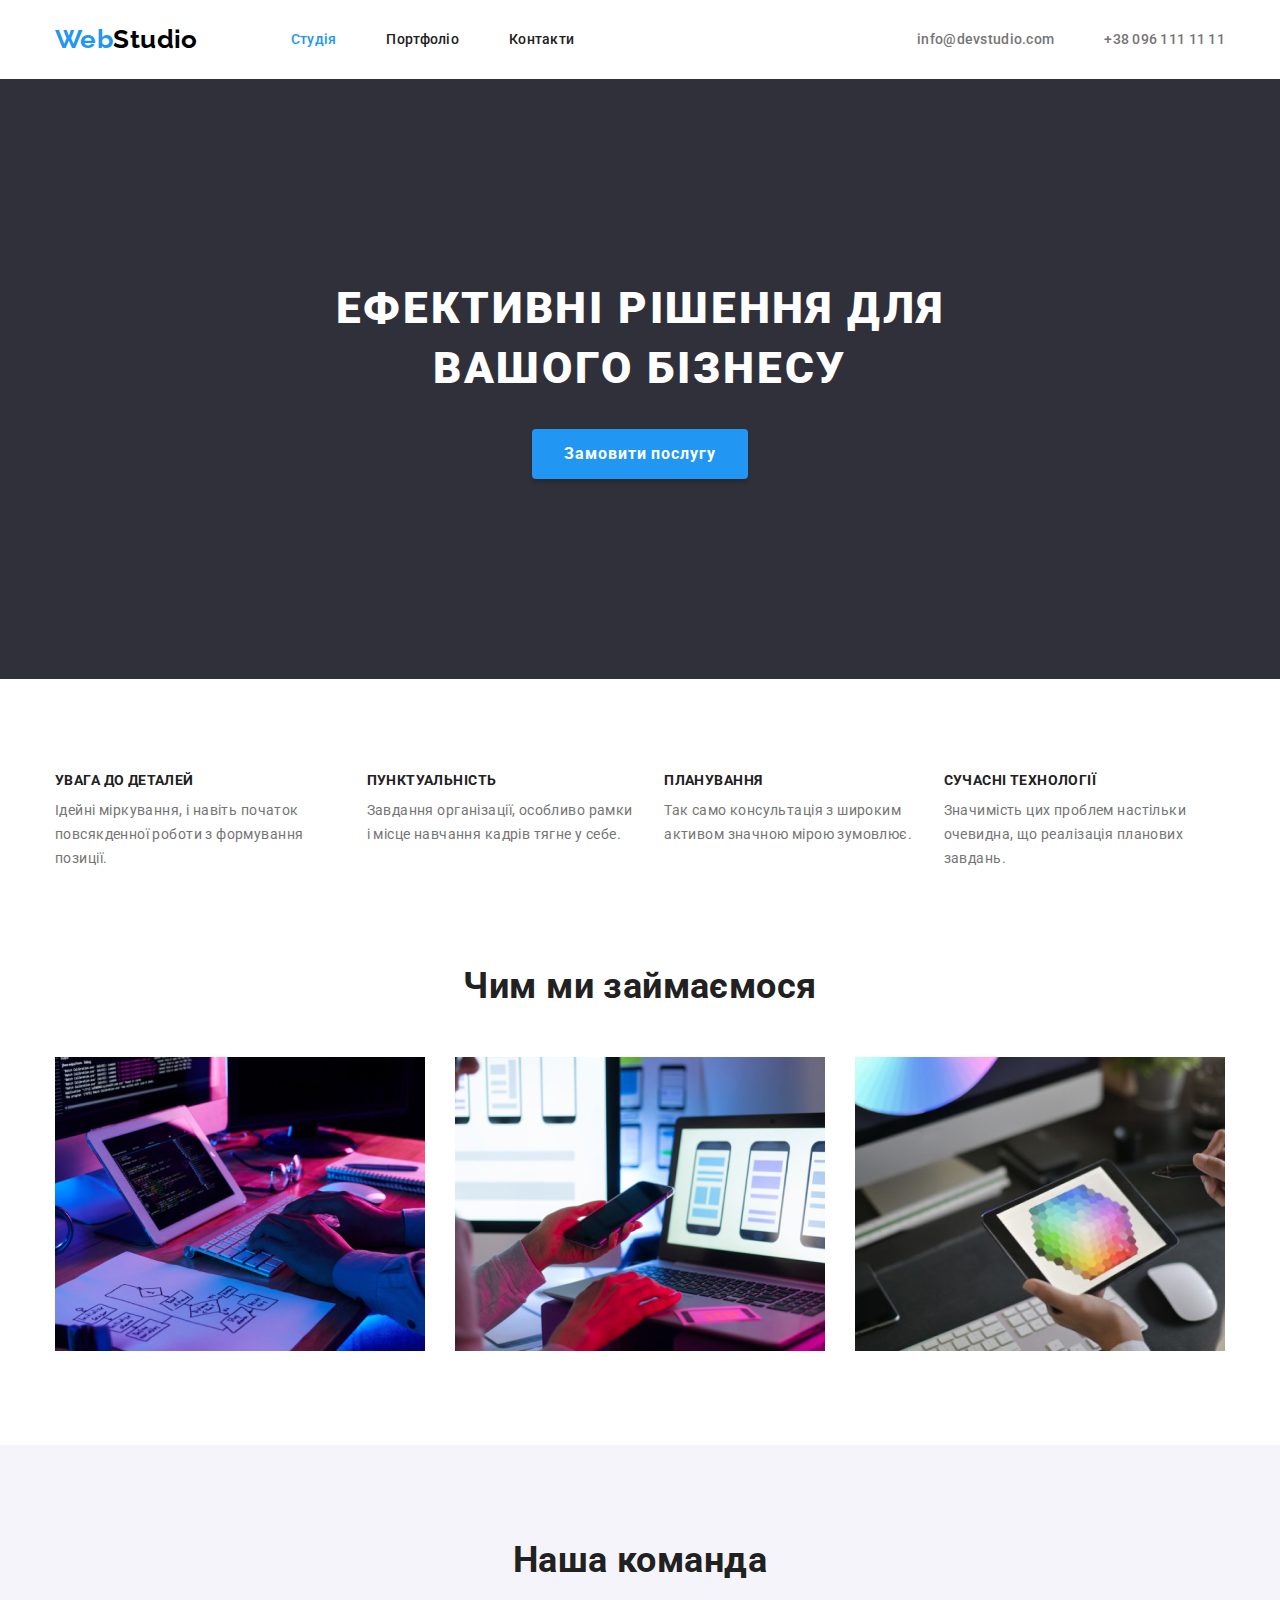
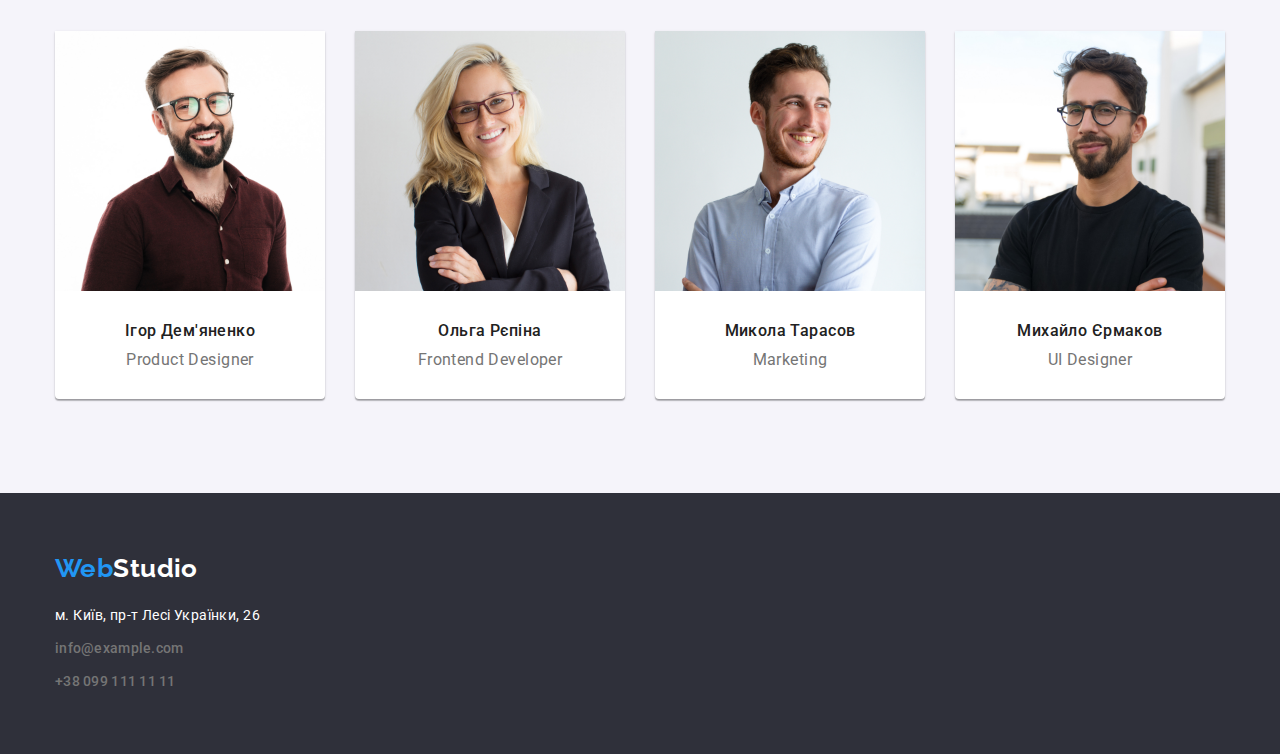
<file: index.html>
<!DOCTYPE html>
<html lang="en">
  <head>
    <meta charset="UTF-8" />
    <meta http-equiv="X-UA-Compatible" content="IE=edge" />
    <meta name="viewport" content="width=device-width, initial-scale=1.0" />
    <link rel="preconnect" href="https://fonts.googleapis.com" />
    <link rel="preconnect" href="https://fonts.gstatic.com" crossorigin />
    <link
      href="https://fonts.googleapis.com/css2?family=Raleway:wght@700&family=Roboto:wght@400;500;700;900&display=swap"
      rel="stylesheet"
    />
    <link
      rel="stylesheet"
      href="https://cdn.jsdelivr.net/npm/modern-normalize@1.1.0/modern-normalize.min.css"
    />
    <link rel="stylesheet" href="./styles/styles.css" />
    <title>Document</title>
  </head>
  <body>
    <header class="page-header">
      <div class="container page-header-container">
        <nav class="page-navigation">
          <a class="logo link" href="./index.html">Web<span class="logo-word">Studio</span></a>
          <ul class="menu">
            <li><a class="nav-link current" href="./index.html">Студія</a></li>
            <li><a class="nav-link" href="./portfolio.html">Портфоліо</a></li>
            <li><a class="nav-link" href="">Контакти</a></li>
          </ul>
        </nav>
        <ul class="contacts-page">
          <li><a class="contacts" href="mailto:info@devstudio.com">info@devstudio.com</a></li>
          <li><a class="contacts" href="tel:+380961111111">+38 096 111 11 11</a></li>
        </ul>
      </div>
    </header>

    <main>
      <section class="head-block">
        <div class="container">
          <h1 class="head-title">Ефективні рішення для вашого бізнесу</h1>
          <button class="head-button" type="button">
            <span class="button-title">Замовити послугу</span>
          </button>
        </div>
      </section>

      <section class="advantage">
        <div class="container">
          <h2 class="hide">Наші переваги</h2>
          <ul class="advantage-list">
            <li>
              <h3>Увага до деталей</h3>
              <p>Ідейні міркування, і навіть початок повсякденної роботи з формування позиції.</p>
            </li>
            <li>
              <h3>Пунктуальність</h3>
              <p>Завдання організації, особливо рамки і місце навчання кадрів тягне у себе.</p>
            </li>
            <li>
              <h3>Планування</h3>
              <p>Так само консультація з широким активом значною мірою зумовлює.</p>
            </li>
            <li>
              <h3>Сучасні технології</h3>
              <p>Значимість цих проблем настільки очевидна, що реалізація планових завдань.</p>
            </li>
          </ul>
        </div>
      </section>

      <section class="work">
        <div class="container">
          <h2 class="work-title">Чим ми займаємося</h2>
          <ul class="work-photo">
            <li>
              <img src="./images/work.jpg" alt="work-process" width="370" />
            </li>
            <li>
              <img src="./images/work1.jpg" alt="work-process" width="370" />
            </li>
            <li>
              <img src="./images/work2.jpg" alt="work-process" width="370" />
            </li>
          </ul>
        </div>
      </section>

      <section class="team">
        <div class="container">
          <h2 class="team-title">Наша команда</h2>
          <ul class="team-squad">
            <li class="team-member">
              <img src="./images/img.jpg" alt="employee" width="270" />
              <div class="member-name">
                <h3>Ігор Дем'яненко</h3>
                <p>Product Designer</p>
              </div>
            </li>
            <li class="team-member">
              <img src="./images/img(1).jpg" alt="employee" width="270" />
              <div class="member-name">
                <h3>Ольга Рєпіна</h3>
                <p>Frontend Developer</p>
              </div>
            </li>
            <li class="team-member">
              <img src="./images/img(2).jpg" alt="employee" width="270" />
              <div class="member-name">
                <h3>Микола Тарасов</h3>
                <p>Marketing</p>
              </div>
            </li>
            <li class="team-member">
              <img src="./images/img(3).jpg" alt="employee" width="270" />
              <div class="member-name">
                <h3>Михайло Єрмаков</h3>
                <p>UI Designer</p>
              </div>
            </li>
          </ul>
        </div>
      </section>
    </main>

    <footer class="footer">
      <div class="container">
        <a class="logo link footer-logo-link" href="./index.html"
          >Web<span class="logo-footer">Studio</span></a
        >
        <address>
          <ul class="footer-contacts">
            <li>
              <a
                class="location"
                href="https://goo.gl/maps/fuFaJHWRUZ9PZ27R8"
                target="_blank"
                rel="noopener nofollow"
                >м. Київ, пр-т Лесі Українки, 26</a
              >
            </li>
            <li class="footer-contacts">
              <a class="contacts" href="mailto:info@example.com">info@example.com</a>
            </li>
            <li class="footer-contacts">
              <a class="contacts" href="tel:+380991111111">+38 099 111 11 11</a>
            </li>
          </ul>
        </address>
      </div>
    </footer>
  </body>
</html>
</file>
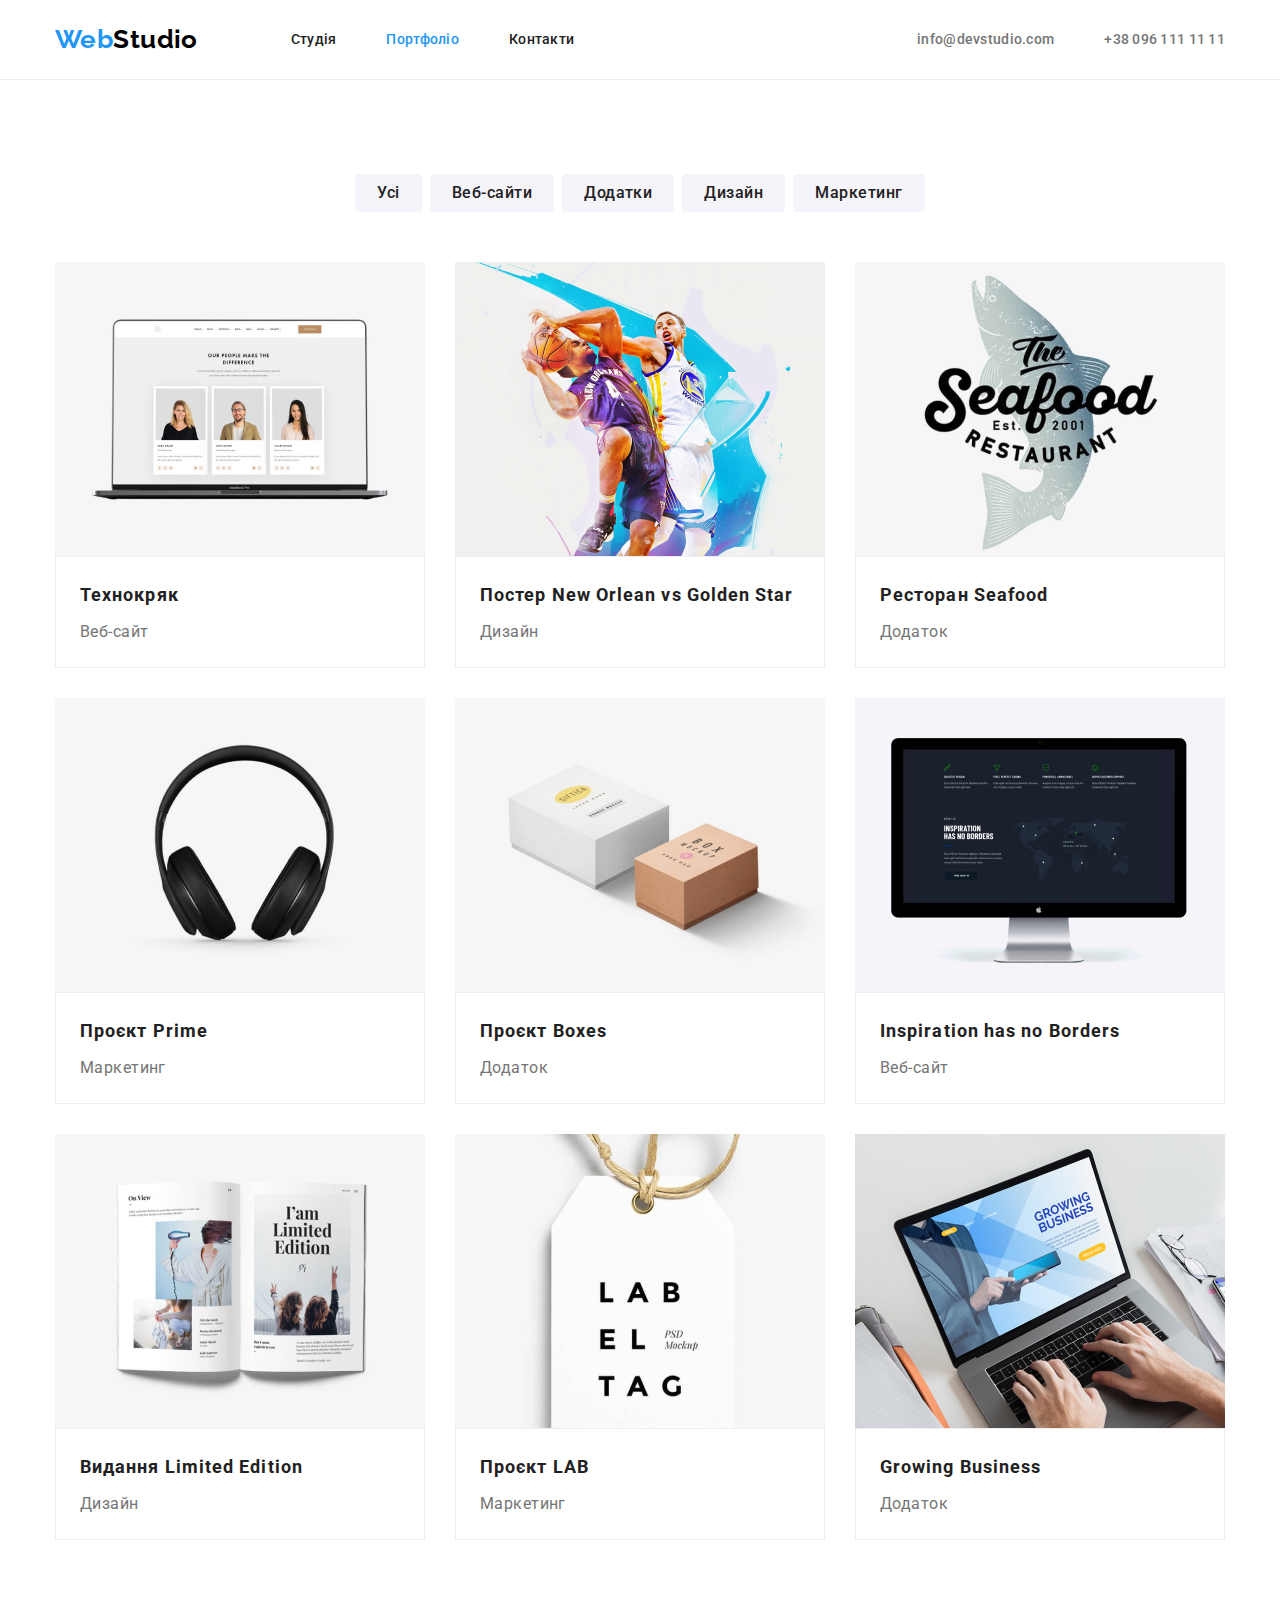
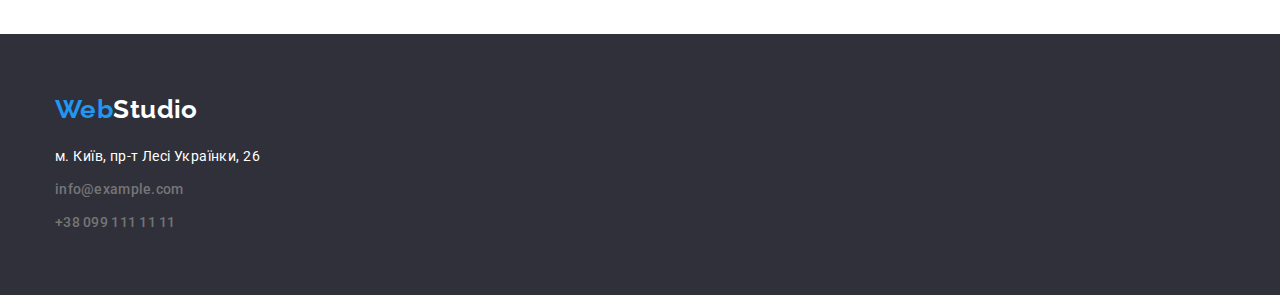
<file: portfolio.html>
<!DOCTYPE html>
<html lang="en">
  <head>
    <meta charset="UTF-8" />
    <meta http-equiv="X-UA-Compatible" content="IE=edge" />
    <meta name="viewport" content="width=device-width, initial-scale=1.0" />
    <link rel="preconnect" href="https://fonts.googleapis.com" />
    <link rel="preconnect" href="https://fonts.gstatic.com" crossorigin />
    <link
      href="https://fonts.googleapis.com/css2?family=Raleway:wght@700&family=Roboto:wght@400;500;700;900&display=swap"
      rel="stylesheet"
    />
    <link
      rel="stylesheet"
      href="https://cdn.jsdelivr.net/npm/modern-normalize@1.1.0/modern-normalize.min.css"
    />
    <link rel="stylesheet" href="./styles/styles.css" />
    <title>Document</title>
  </head>
  <body>
    <header class="page-header header-portfolio">
      <div class="container page-header-container">
        <nav class="page-navigation">
          <a class="logo link" href="./index.html">Web<span class="logo-word">Studio</span></a>
          <ul class="menu">
            <li><a class="nav-link" href="./index.html">Студія</a></li>
            <li><a class="nav-link current-portfolio" href="./portfolio.html">Портфоліо</a></li>
            <li><a class="nav-link" href="">Контакти</a></li>
          </ul>
        </nav>
        <ul class="contacts-page">
          <li><a class="contacts" href="mailto:info@devstudio.com">info@devstudio.com</a></li>
          <li><a class="contacts" href="tel:+380961111111">+38 096 111 11 11</a></li>
        </ul>
      </div>
    </header>

    <main>
      <section class="portfolio">
        <div class="container">
          <h1 class="portfolio-title">Портфоліо</h1>
          <ul class="buttons-list">
            <li><button type="button" class="portfolio-button">Усі</button></li>
            <li><button type="button" class="portfolio-button">Веб-сайти</button></li>
            <li><button type="button" class="portfolio-button">Додатки</button></li>
            <li><button type="button" class="portfolio-button">Дизайн</button></li>
            <li><button type="button" class="portfolio-button">Маркетинг</button></li>
          </ul>

          <ul class="portfolio-list">
            <li>
              <img src="./images/portfolio1.jpg" alt="projects" width="370" />
              <div class="portfolio-list-text">
                <h2>Технокряк</h2>
                <p>Веб-сайт</p>
              </div>
            </li>
            <li>
              <img src="./images/portfolio2.jpg" alt="projects" width="370" />
              <div class="portfolio-list-text">
                <h2>Постер New Orlean vs Golden Star</h2>
                <p>Дизайн</p>
              </div>
            </li>
            <li>
              <img src="./images/portfolio3.jpg" alt="projects" width="370" />
              <div class="portfolio-list-text">
                <h2>Ресторан Seafood</h2>
                <p>Додаток</p>
              </div>
            </li>
            <li>
              <img src="./images/portfolio4.jpg" alt="projects" width="370" />
              <div class="portfolio-list-text">
                <h2>Проєкт Prime</h2>
                <p>Маркетинг</p>
              </div>
            </li>
            <li>
              <img src="./images/portfolio5.jpg" alt="projects" width="370" />
              <div class="portfolio-list-text">
                <h2>Проєкт Boxes</h2>
                <p>Додаток</p>
              </div>
            </li>
            <li>
              <img src="./images/portfolio6.jpg" alt="projects" width="370" />
              <div class="portfolio-list-text">
                <h2>Inspiration has no Borders</h2>
                <p>Веб-сайт</p>
              </div>
            </li>
            <li>
              <img src="./images/portfolio7.jpg" alt="projects" width="370" />
              <div class="portfolio-list-text">
                <h2>Видання Limited Edition</h2>
                <p>Дизайн</p>
              </div>
            </li>
            <li>
              <img src="./images/portfolio8.jpg" alt="projects" width="370" />
              <div class="portfolio-list-text">
                <h2>Проєкт LAB</h2>
                <p>Маркетинг</p>
              </div>
            </li>
            <li>
              <img src="./images/portfolio9.jpg" alt="projects" width="370" />
              <div class="portfolio-list-text">
                <h2>Growing Business</h2>
                <p>Додаток</p>
              </div>
            </li>
          </ul>
        </div>
      </section>
    </main>

    <footer class="footer">
      <div class="container">
        <a class="logo link footer-logo-link" href="./index.html"
          >Web<span class="logo-footer">Studio</span></a
        >
        <address>
          <ul class="footer-contacts">
            <li>
              <a
                class="location"
                href="https://goo.gl/maps/fuFaJHWRUZ9PZ27R8"
                target="_blank"
                rel="noopener nofollow"
                >м. Київ, пр-т Лесі Українки, 26</a
              >
            </li>
            <li class="footer-contacts">
              <a class="contacts" href="mailto:info@example.com">info@example.com</a>
            </li>
            <li class="footer-contacts">
              <a class="contacts" href="tel:+380991111111">+38 099 111 11 11</a>
            </li>
          </ul>
        </address>
      </div>
    </footer>
  </body>
</html>
</file>
<file: styles/styles.css>
:root {
  --primary-text-color: #212121;
  --secondary-text-color: #757575;
  --white-font-color: #ffffff;
  --accent-color: #2196f3;
  --dark-background-color: #2f303a;
  --primary-background-color: #ffffff;
  --secondary-background-color: #f5f4fa;
}

body {
  font-family: 'Roboto', sans-serif;
  color: var(--primary-text-color);
  background-color: var(--primary-background-color);
  font-size: 14px;
  letter-spacing: 0.03em;
}

img {
  display: block;
  min-width: 100%;
  height: auto;
}

h1,
h2,
h3,
h4,
p {
  margin: 0;
}

ul,
ol {
  margin-top: 0;
  margin-bottom: 0;
  padding-left: 0;
}

section {
  padding-top: 94px;
  padding-bottom: 94px;
}

address {
  font-style: normal;
  margin-top: 20px;
}

.container {
  width: 1200px;
  margin: 0 auto;
  padding-left: 15px;
  padding-right: 15px;
}

.page-header {
  padding-top: 24px;
  padding-bottom: 24px;
}

/* header */
.page-header-container {
  display: flex;
  align-items: center;
}

.page-navigation {
  display: flex;
  align-items: center;
  margin-right: auto;
}

.menu {
  display: flex;
  column-gap: 50px;
}

.logo {
  font-family: 'Raleway';
  font-style: normal;
  font-weight: 700;
  font-size: 26px;
  line-height: 1.2;
  color: var(--accent-color);
  margin-right: 93px;
}

.link {
  text-decoration: none;
}

.logo-word {
  color: #000000;
}

a {
  text-decoration: none;
}

.nav-link {
  font-style: normal;
  font-weight: 500;
  font-size: 14px;
  line-height: 1.14;
  letter-spacing: 0.02em;
  color: var(--primary-text-color);
}

.nav-link:hover,
.nav-link:focus {
  color: var(--accent-color);
}

.current {
  color: var(--accent-color);
}

.contacts-page {
  display: flex;
  column-gap: 50px;
}

.contacts {
  font-style: normal;
  font-weight: 500;
  font-size: 14px;
  line-height: 1.14;
  letter-spacing: 0.02em;
  color: var(--secondary-text-color);
}

.contacts:hover,
.contacts:focus {
  color: var(--accent-color);
}

ul {
  list-style: none;
}

/* head secction */

.head-block {
  background: var(--dark-background-color);
  padding-top: 200px;
  padding-bottom: 200px;
  text-align: center;
}

.head-title {
  font-weight: 900;
  font-size: 44px;
  line-height: 1.36;
  letter-spacing: 0.06em;
  text-transform: uppercase;
  color: var(--white-font-color);
  width: 696px;
  margin: 0 auto;
  margin-bottom: 30px;
}

.head-button {
  font-family: inherit;
  font-style: normal;
  font-weight: 700;
  font-size: 16px;
  line-height: 1.87;
  letter-spacing: 0.06em;
  padding: 10px 32px;
  border: none;
  box-shadow: 0px 4px 4px rgba(0, 0, 0, 0.15);
  border-radius: 4px;
  color: var(--white-font-color);
  background-color: var(--accent-color);
  cursor: pointer;
}

.head-button:hover,
.head-button:focus {
  background-color: #188ce8;
}

.hide {
  position: absolute;
  width: 1px;
  height: 1px;
  margin: -1px;
  border: 0;
  padding: 0;
  white-space: nowrap;
  clip-path: inset(100%);
  clip: rect(0 0 0 0);
  overflow: hidden;
}

.advantage {
  background: var(--primary-background-color);
}

.advantage-list h3 {
  font-style: normal;
  font-weight: 700;
  font-size: 14px;
  line-height: 1.14;
  text-transform: uppercase;
  color: var(--primary-text-color);
  margin-bottom: 10px;
}

.advantage-list p {
  font-style: normal;
  font-weight: 400;
  font-size: 14px;
  line-height: 1.71;
  color: var(--secondary-text-color);
}

.advantage-list {
  display: flex;
  column-gap: 30px;
}

.work {
  padding-top: 0;
}

.work-title {
  font-style: normal;
  font-weight: 700;
  font-size: 36px;
  line-height: 1.17;
  text-align: center;
  color: var(--primary-text-color);
  margin-bottom: 50px;
}

.work-photo {
  display: flex;
  column-gap: 30px;
}
.team {
  background-color: var(--secondary-background-color);
}

.team-title {
  font-style: normal;
  font-weight: 700;
  font-size: 36px;
  line-height: 1.17;
  text-align: center;
  color: var(--primary-text-color);
  margin-bottom: 50px;
}

.team-squad {
  display: flex;
  column-gap: 30px;
}

.team-member {
  width: 270px;
  background: #ffffff;
  box-shadow: 0px 1px 3px rgba(0, 0, 0, 0.12), 0px 1px 1px rgba(0, 0, 0, 0.14),
    0px 2px 1px rgba(0, 0, 0, 0.2);
  border-radius: 0px 0px 4px 4px;
}

.member-name {
  padding-top: 30px;
  padding-bottom: 30px;
  text-align: center;
}

.team h3 {
  font-weight: 500;
  font-size: 16px;
  line-height: 1.19;
  color: var(--primary-text-color);
  margin-bottom: 10px;
}
.team p {
  font-weight: 400;
  font-size: 16px;
  line-height: 1.19;
  color: var(--secondary-text-color);
}

/* footer */

footer {
  background: var(--dark-background-color);
  padding: 60px 0;
}

.location {
  font-weight: 400;
  font-size: 14px;
  color: var(--white-font-color);
  line-height: 1.71;
}

.location:hover,
.location:focus {
  color: var(--accent-color);
}

.logo-footer {
  color: var(--white-font-color);
}

.footer-contacts:not(:first-child) {
  margin-top: 9px;
}

.footer-contacts {
  line-height: 1.71;
}

/* portfolio */

.header-portfolio {
  border-bottom: 1px solid #ececec;
}

.current-portfolio {
  color: var(--accent-color);
}

.portfolio-title {
  position: absolute;
  width: 1px;
  height: 1px;
  margin: -1px;
  border: 0;
  padding: 0;
  white-space: nowrap;
  clip-path: inset(100%);
  clip: rect(0 0 0 0);
  overflow: hidden;
}

.portfolio-button {
  font-family: inherit;
  background-color: #f5f4fa;
  color: var(--primary-text-color);
  border-radius: 4px;
  cursor: pointer;
  padding: 6px 22px;
  border: none;
  font-weight: 500;
  font-size: 16px;
  line-height: 1.62;
  text-align: center;
  letter-spacing: 0.03em;
}

.portfolio-button:hover,
.portfolio-button:focus {
  background-color: var(--accent-color);
  color: var(--white-font-color);
  box-shadow: 0px 3px 1px rgba(0, 0, 0, 0.1), 0px 1px 2px rgba(0, 0, 0, 0.08),
    0px 2px 2px rgba(0, 0, 0, 0.12);
}

.buttons-list li {
  font-style: normal;
  font-weight: 500;
  font-size: 16px;
  line-height: 1.62;
  color: var(--primary-text-color);
}
.buttons-list {
  display: flex;
  justify-content: center;
  column-gap: 8px;
}

.portfolio-list li {
  width: 370px;
  background: #ffffff;
}

.portfolio-list {
  display: flex;
  flex-wrap: wrap;
  gap: 30px;
  margin-top: 50px;
}

.portfolio-list-text {
  padding: 20px 24px;
  border: 1px solid #eeeeee;
}

.portfolio-list h2 {
  font-weight: 700;
  font-size: 18px;
  line-height: 2;
  letter-spacing: 0.06em;
  color: var(--primary-text-color);
  margin-bottom: 4px;
}

.portfolio-list p {
  font-size: 16px;
  line-height: 1.87;
  color: var(--secondary-text-color);
}
</file>
